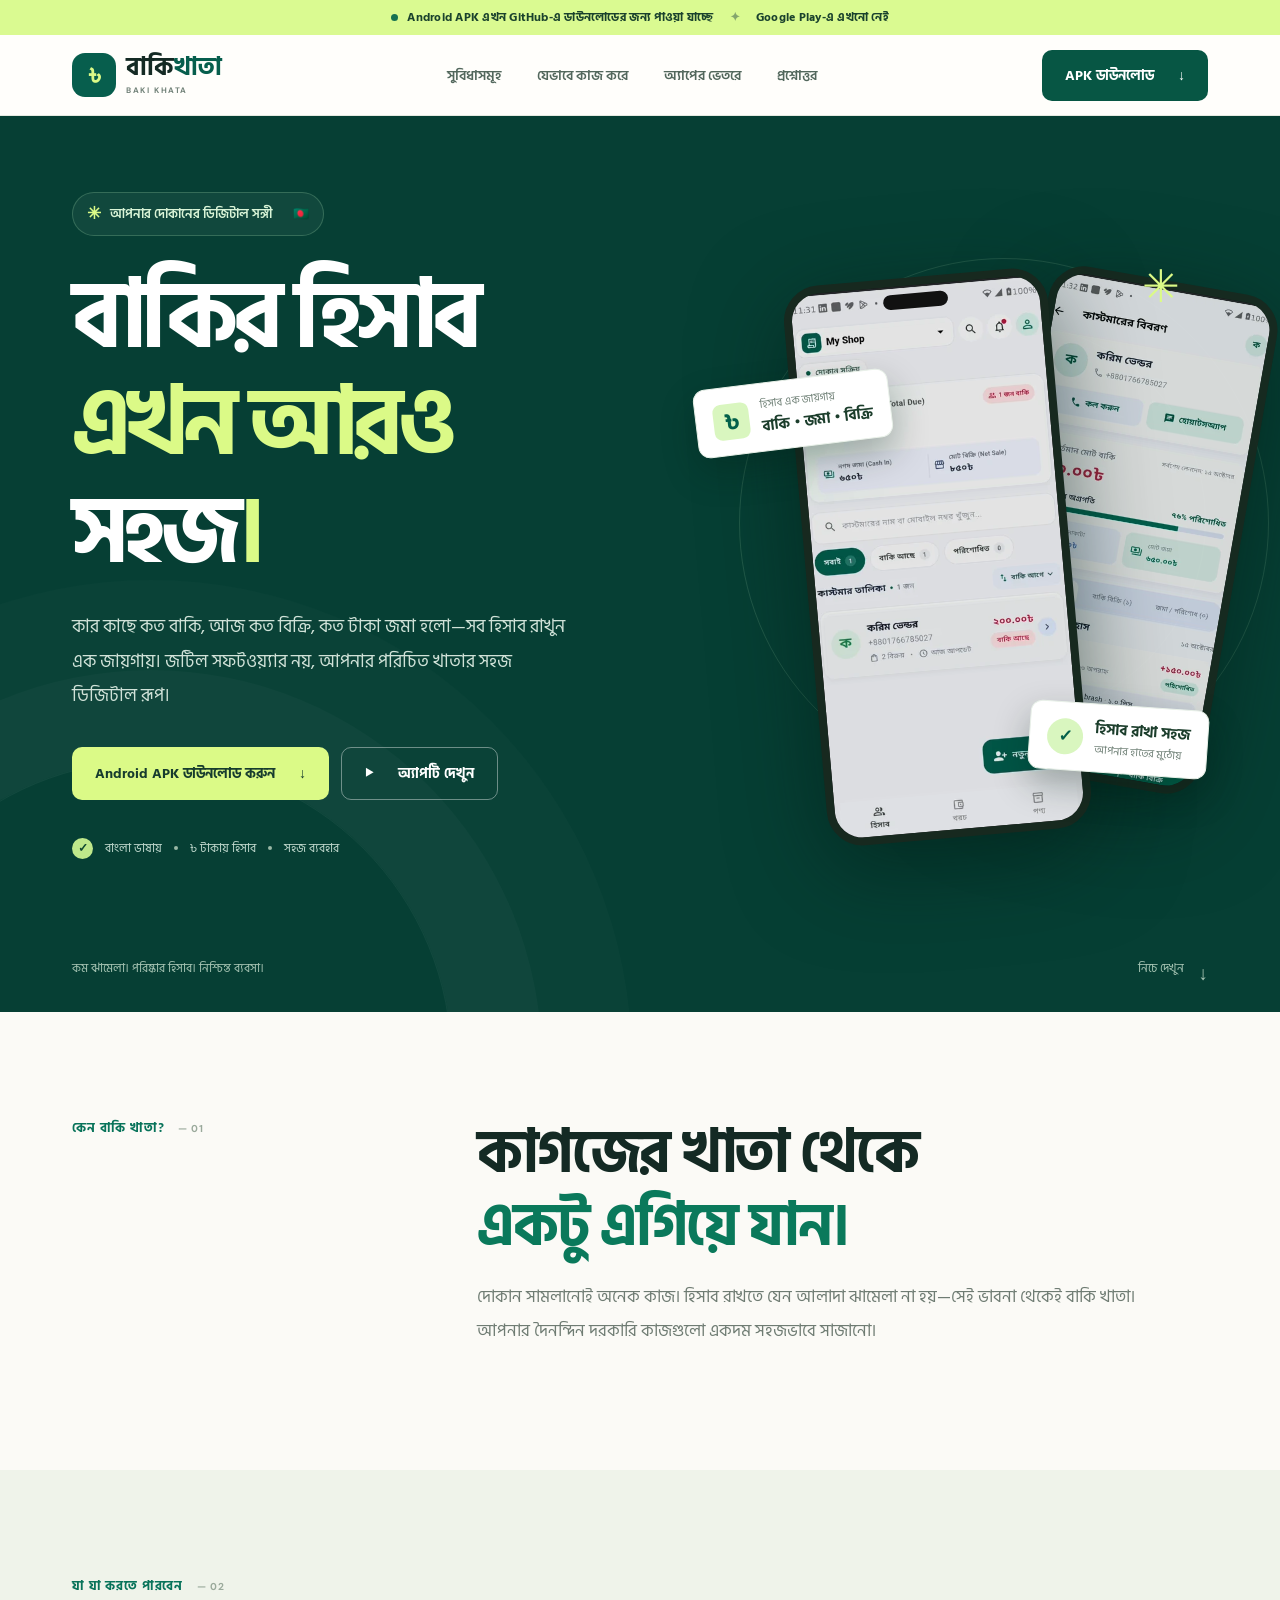
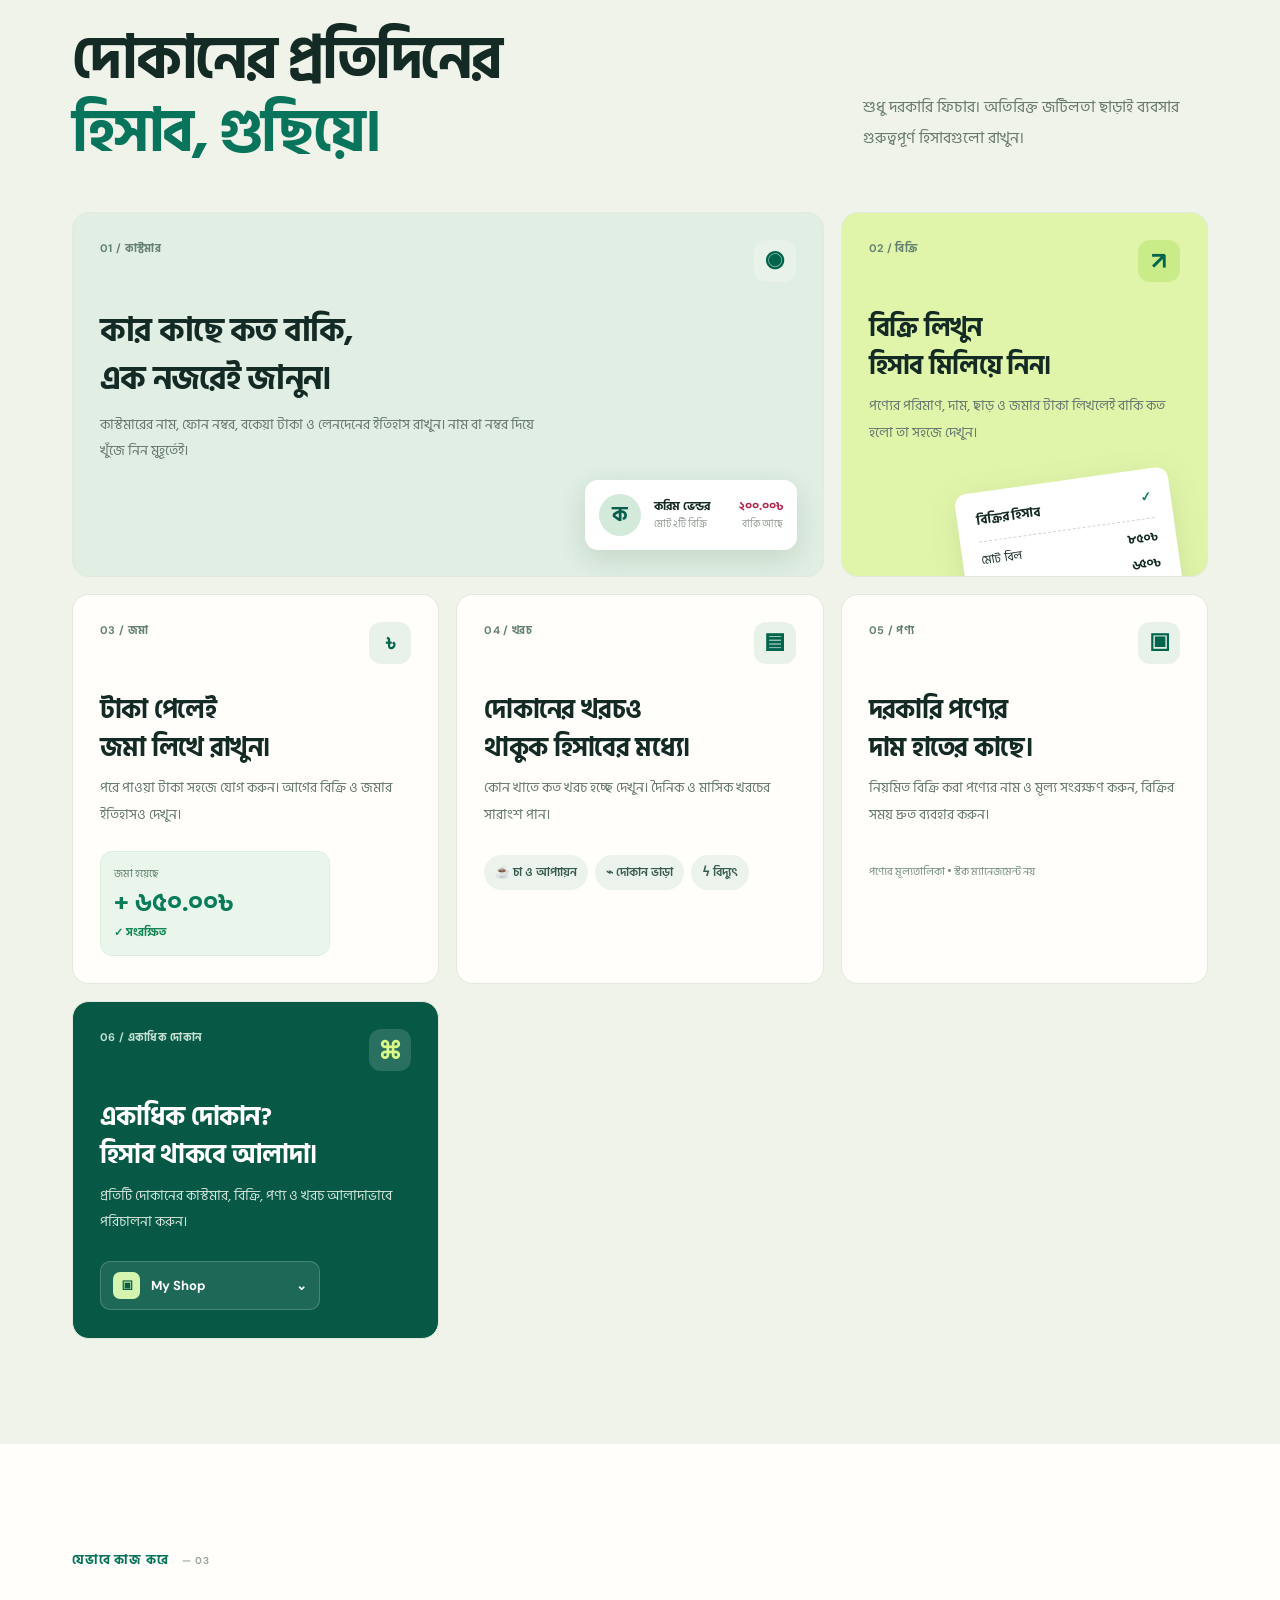
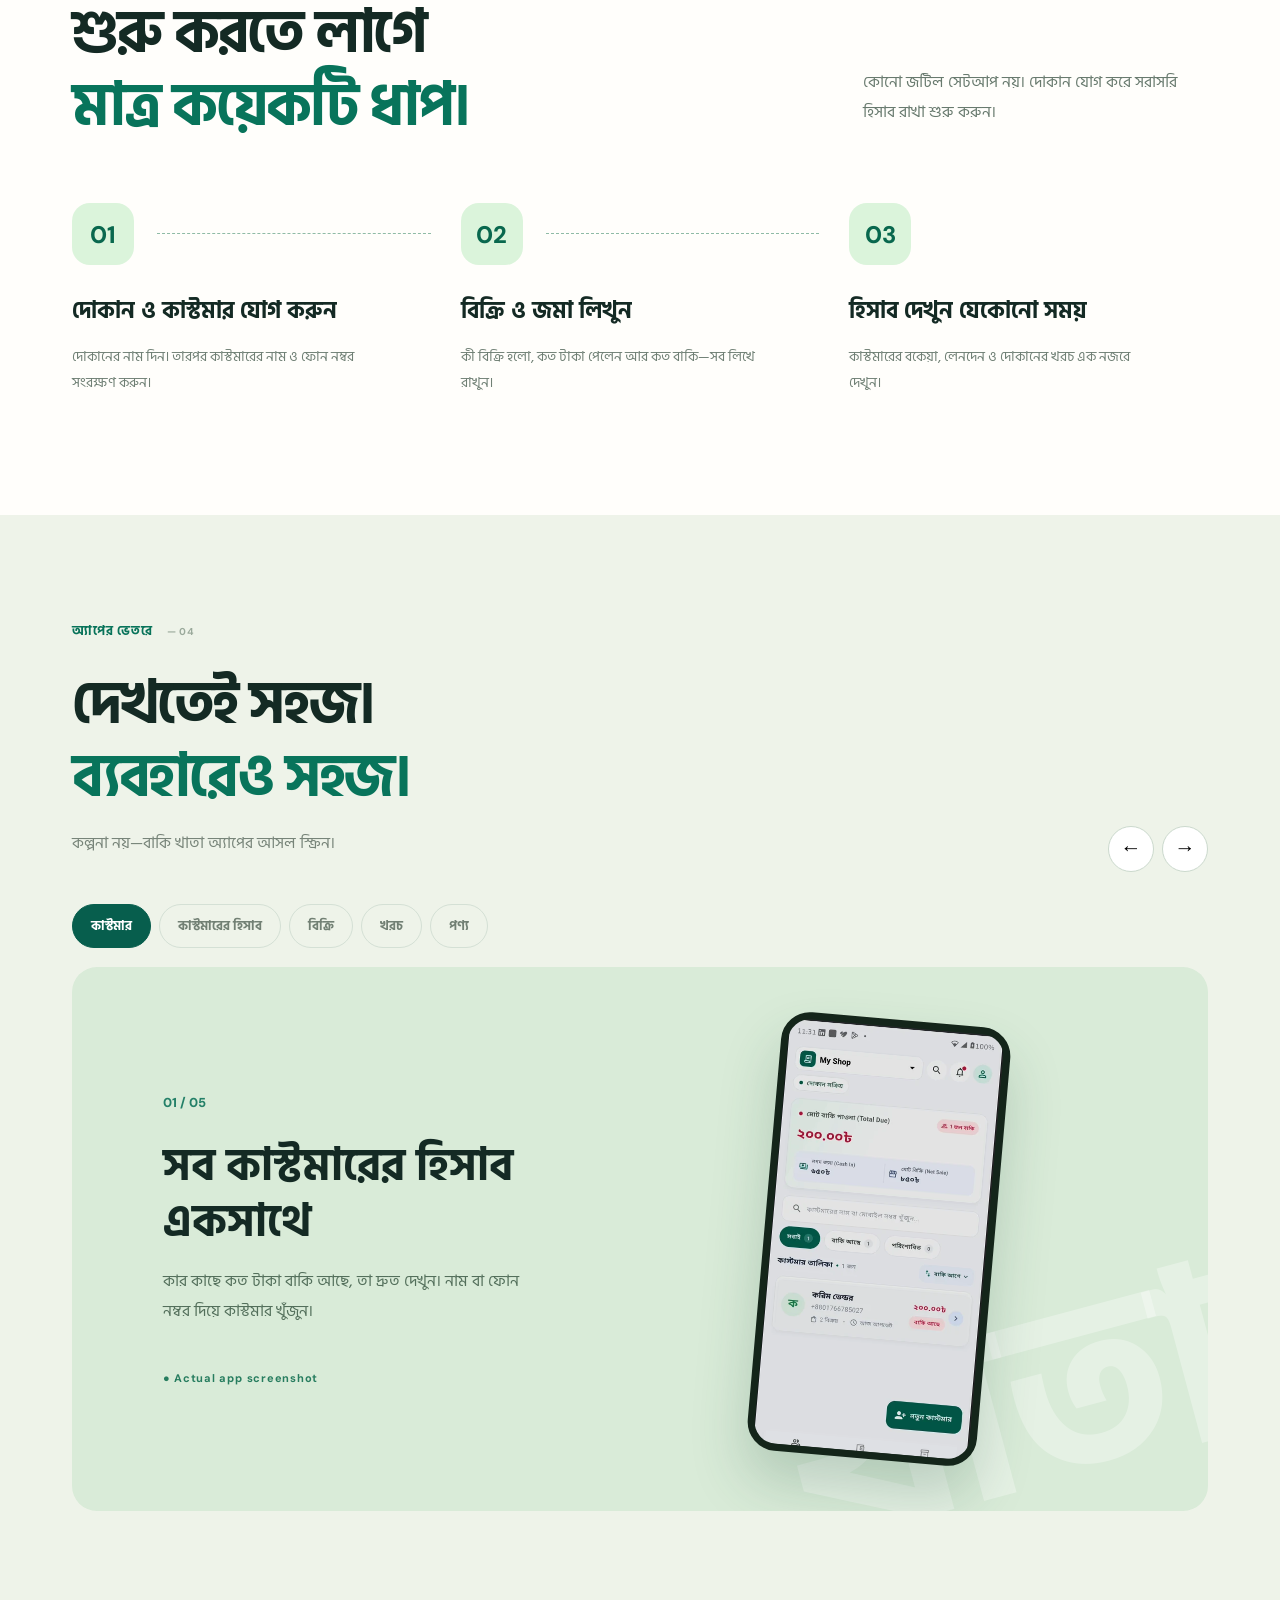
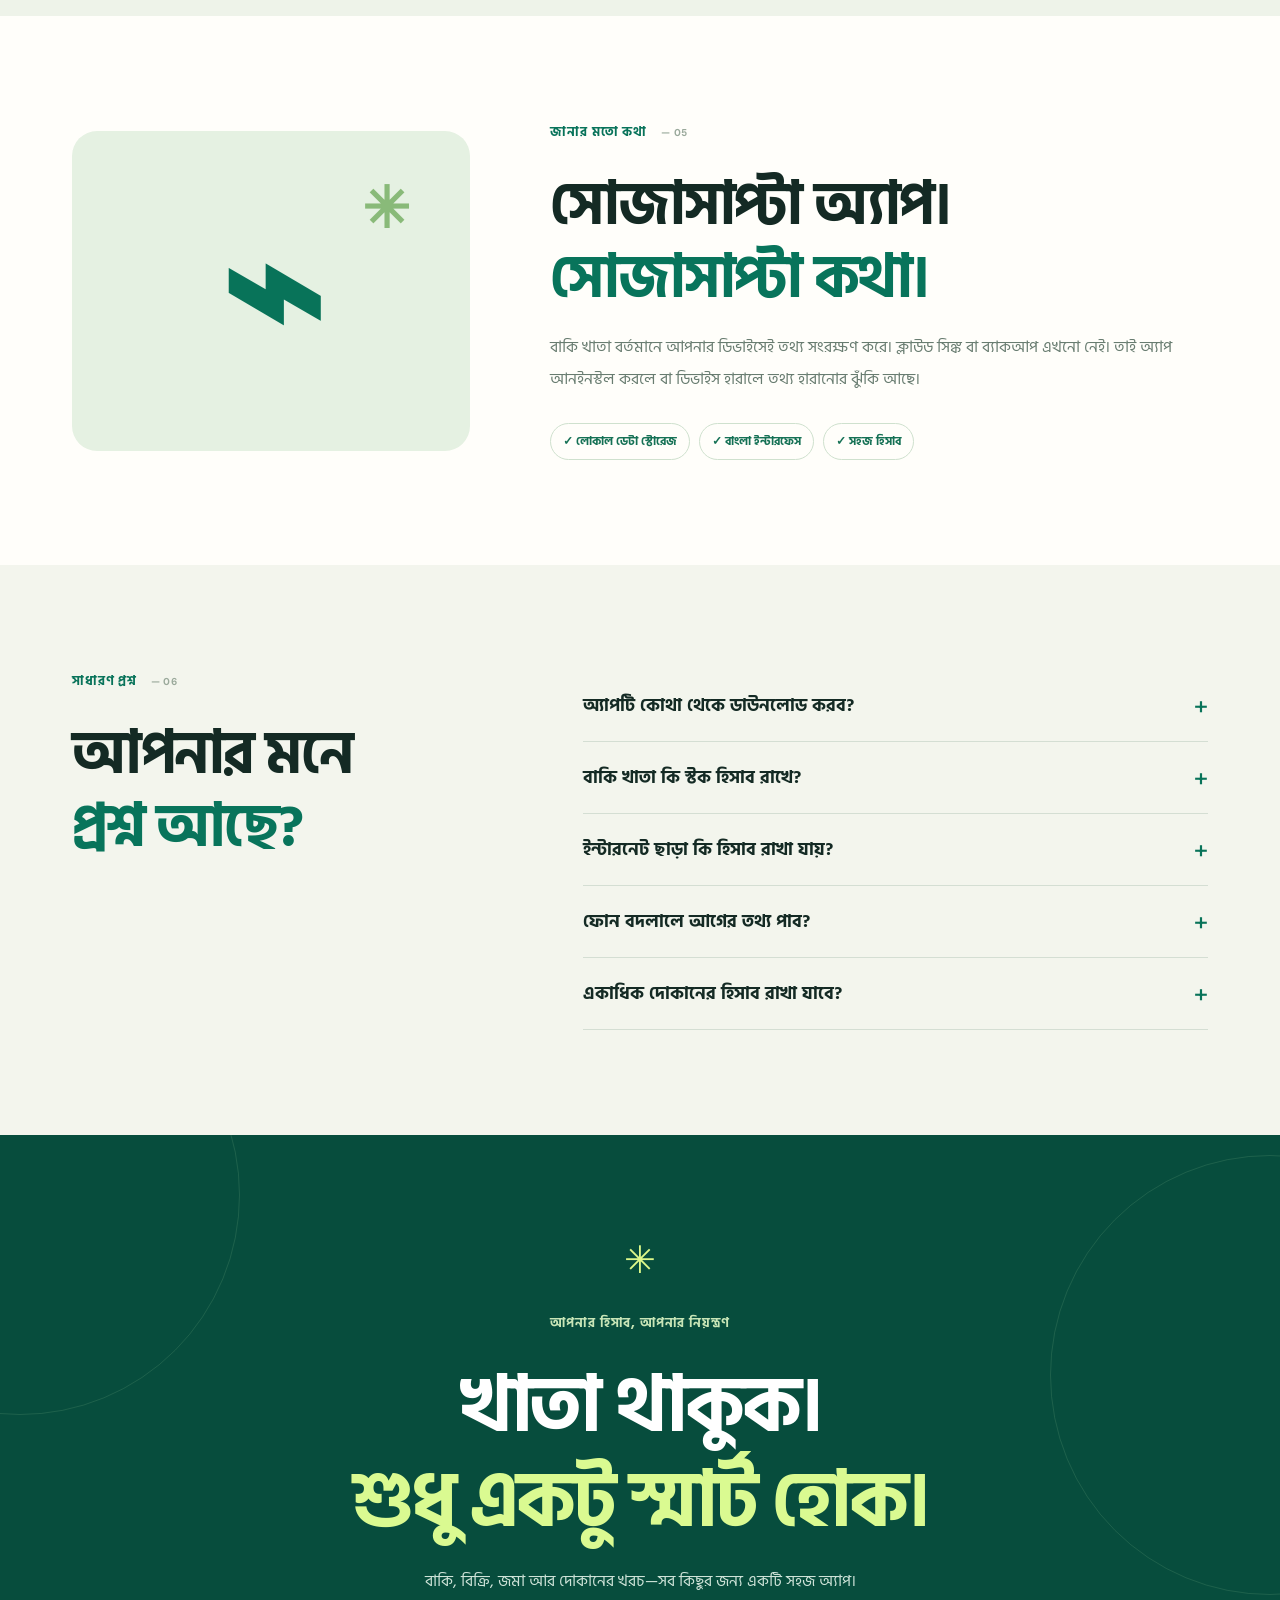
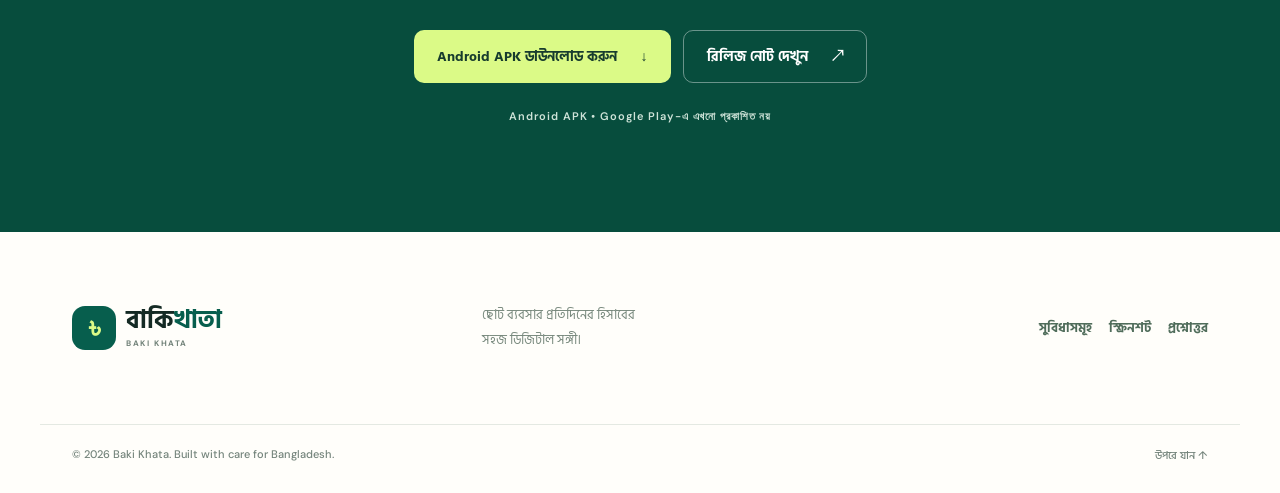
<file: baki-khata-landing/index.html>
<!doctype html>
<html lang="bn">
<head>
  <meta charset="UTF-8" />
  <meta name="viewport" content="width=device-width, initial-scale=1" />
  <meta name="theme-color" content="#075e4d" />
  <meta name="description" content="বাকি খাতা — ছোট ব্যবসার বাকি, বিক্রি, জমা ও খরচের সহজ ডিজিটাল হিসাব।" />
  <meta property="og:title" content="বাকি খাতা — হিসাব থাকুক হাতের মুঠোয়" />
  <meta property="og:description" content="আপনার দোকানের বাকি, বিক্রি ও খরচের সহজ ডিজিটাল খাতা।" />
  <title>বাকি খাতা — হিসাব থাকুক হাতের মুঠোয়</title>
  <link rel="preconnect" href="https://fonts.googleapis.com" />
  <link rel="preconnect" href="https://fonts.gstatic.com" crossorigin />
  <link href="https://fonts.googleapis.com/css2?family=DM+Sans:wght@400;500;600;700;800&family=Hind+Siliguri:wght@400;500;600;700&display=swap" rel="stylesheet" />
  <link rel="stylesheet" href="styles.css" />
</head>
<body>
  <div class="announcement"><span class="status-dot"></span> Android APK এখন GitHub-এ ডাউনলোডের জন্য পাওয়া যাচ্ছে <span class="announcement-arrow">✦</span> Google Play-এ এখনো নেই</div>
  <header class="site-header" id="top"><div class="container nav">
    <a class="brand" href="#top" aria-label="বাকি খাতা হোম"><span class="brand-symbol">৳</span><span>বাকি<span class="brand-accent">খাতা</span><small>BAKI KHATA</small></span></a>
    <nav class="desktop-nav" aria-label="প্রধান নেভিগেশন"><a href="#features">সুবিধাসমূহ</a><a href="#how-it-works">যেভাবে কাজ করে</a><a href="#screens">অ্যাপের ভেতরে</a><a href="#faq">প্রশ্নোত্তর</a></nav>
    <a class="btn btn-dark nav-cta" href="https://github.com/carbonanik/baki_khata/releases/latest/download/app-release.apk" target="_blank" rel="noopener noreferrer">APK ডাউনলোড <span aria-hidden="true">↓</span></a>
    <button class="mobile-menu-toggle" aria-label="মেনু খুলুন" aria-expanded="false">☰</button>
  </div><nav class="mobile-nav" id="mobile-nav"><a href="#features">সুবিধাসমূহ</a><a href="#how-it-works">যেভাবে কাজ করে</a><a href="#screens">অ্যাপের ভেতরে</a><a href="#faq">প্রশ্নোত্তর</a><a href="https://github.com/carbonanik/baki_khata/releases/latest/download/app-release.apk" target="_blank" rel="noopener noreferrer">APK ডাউনলোড করুন</a></nav></header>
  <main>
    <section class="hero"><div class="hero-grain"></div><div class="container hero-grid">
      <div class="hero-copy"><div class="eyebrow"><span class="eyebrow-star">✳</span> আপনার দোকানের ডিজিটাল সঙ্গী <span class="eyebrow-mini">🇧🇩</span></div>
        <h1>বাকির হিসাব<br /><span class="highlight-word">এখন আরও</span><br />সহজ<span class="period">।</span></h1>
        <p class="hero-description">কার কাছে কত বাকি, আজ কত বিক্রি, কত টাকা জমা হলো—সব হিসাব রাখুন এক জায়গায়। জটিল সফটওয়্যার নয়, আপনার পরিচিত খাতার সহজ ডিজিটাল রূপ।</p>
        <div class="hero-actions"><a class="btn btn-lime" href="https://github.com/carbonanik/baki_khata/releases/latest/download/app-release.apk" target="_blank" rel="noopener noreferrer">Android APK ডাউনলোড করুন <span>↓</span></a><a class="btn btn-outline" href="#screens"><span class="play-icon">▶</span> অ্যাপটি দেখুন</a></div>
        <div class="hero-trust"><span class="hero-trust-icon">✓</span><span>বাংলা ভাষায়</span><i></i><span>৳ টাকায় হিসাব</span><i></i><span>সহজ ব্যবহার</span></div>
      </div>
      <div class="hero-art" aria-label="বাকি খাতা অ্যাপের স্ক্রিনশট"><span class="halo halo-one"></span><span class="halo halo-two"></span><div class="phone phone-back"><img src="assets/account.webp" alt="কাস্টমার হিসাবের স্ক্রিন" /></div><div class="phone phone-front"><div class="phone-camera"></div><img src="assets/customers.webp" alt="বাকি খাতার কাস্টমার তালিকা এবং মোট বাকির হিসাব" /></div><div class="floating-pill float-one"><span class="float-icon">৳</span><span><small>হিসাব এক জায়গায়</small><strong>বাকি • জমা • বিক্রি</strong></span></div><div class="floating-pill float-two"><span class="check-icon">✓</span><span><strong>হিসাব রাখা সহজ</strong><small>আপনার হাতের মুঠোয়</small></span></div><div class="hero-doodle">✳</div></div>
    </div><div class="container hero-bottom"><span>কম ঝামেলা। পরিষ্কার হিসাব। নিশ্চিন্ত ব্যবসা।</span><span class="scroll-tip">নিচে দেখুন <span>↓</span></span></div></section>

    <section class="promise section-pad"><div class="container promise-grid"><div class="section-label">কেন বাকি খাতা? <span>— 01</span></div><div><h2>কাগজের খাতা থেকে<br /><span>একটু এগিয়ে যান।</span></h2><p>দোকান সামলানোই অনেক কাজ। হিসাব রাখতে যেন আলাদা ঝামেলা না হয়—সেই ভাবনা থেকেই বাকি খাতা। আপনার দৈনন্দিন দরকারি কাজগুলো একদম সহজভাবে সাজানো।</p></div></div></section>

    <section class="features section-pad" id="features"><div class="container"><div class="section-top"><div><div class="section-label">যা যা করতে পারবেন <span>— 02</span></div><h2>দোকানের প্রতিদিনের<br /><em>হিসাব, গুছিয়ে।</em></h2></div><p>শুধু দরকারি ফিচার। অতিরিক্ত জটিলতা ছাড়াই ব্যবসার গুরুত্বপূর্ণ হিসাবগুলো রাখুন।</p></div>
      <div class="feature-grid">
        <article class="feature-card feature-large"><div class="feature-top"><span class="feature-number">01 / কাস্টমার</span><span class="feature-icon">◉</span></div><h3>কার কাছে কত বাকি,<br />এক নজরেই জানুন।</h3><p>কাস্টমারের নাম, ফোন নম্বর, বকেয়া টাকা ও লেনদেনের ইতিহাস রাখুন। নাম বা নম্বর দিয়ে খুঁজে নিন মুহূর্তেই।</p><div class="mini-customer"><div class="mini-avatar">ক</div><div><strong>করিম ভেন্ডর</strong><small>মোট ২টি বিক্রি</small></div><div class="mini-due"><strong>২০০.০০৳</strong><small>বাকি আছে</small></div></div></article>
        <article class="feature-card feature-lime"><div class="feature-top"><span class="feature-number">02 / বিক্রি</span><span class="feature-icon">↗</span></div><h3>বিক্রি লিখুন<br />হিসাব মিলিয়ে নিন।</h3><p>পণ্যের পরিমাণ, দাম, ছাড় ও জমার টাকা লিখলেই বাকি কত হলো তা সহজে দেখুন।</p><div class="feature-deco receipt"><div class="receipt-head">বিক্রির হিসাব <span>✓</span></div><div class="receipt-row"><span>মোট বিল</span><b>৮৫০৳</b></div><div class="receipt-row"><span>জমা</span><b>৬৫০৳</b></div><div class="receipt-line"></div><div class="receipt-row receipt-bold"><span>বাকি</span><b>২০০৳</b></div></div></article>
        <article class="feature-card"><div class="feature-top"><span class="feature-number">03 / জমা</span><span class="feature-icon">৳</span></div><h3>টাকা পেলেই<br />জমা লিখে রাখুন।</h3><p>পরে পাওয়া টাকা সহজে যোগ করুন। আগের বিক্রি ও জমার ইতিহাসও দেখুন।</p><div class="visual-amount"><span>জমা হয়েছে</span><strong>+ ৬৫০.০০৳</strong><span class="visual-confirm">✓ সংরক্ষিত</span></div></article>
        <article class="feature-card"><div class="feature-top"><span class="feature-number">04 / খরচ</span><span class="feature-icon">▤</span></div><h3>দোকানের খরচও<br />থাকুক হিসাবের মধ্যে।</h3><p>কোন খাতে কত খরচ হচ্ছে দেখুন। দৈনিক ও মাসিক খরচের সারাংশ পান।</p><div class="expense-chips"><span>☕ চা ও আপ্যায়ন</span><span>⌁ দোকান ভাড়া</span><span>ϟ বিদ্যুৎ</span></div></article>
        <article class="feature-card"><div class="feature-top"><span class="feature-number">05 / পণ্য</span><span class="feature-icon">▣</span></div><h3>দরকারি পণ্যের<br />দাম হাতের কাছে।</h3><p>নিয়মিত বিক্রি করা পণ্যের নাম ও মূল্য সংরক্ষণ করুন, বিক্রির সময় দ্রুত ব্যবহার করুন।</p><span class="feature-footnote">পণ্যের মূল্যতালিকা • স্টক ম্যানেজমেন্ট নয়</span></article>
        <article class="feature-card feature-dark"><div class="feature-top"><span class="feature-number">06 / একাধিক দোকান</span><span class="feature-icon">⌘</span></div><h3>একাধিক দোকান?<br />হিসাব থাকবে আলাদা।</h3><p>প্রতিটি দোকানের কাস্টমার, বিক্রি, পণ্য ও খরচ আলাদাভাবে পরিচালনা করুন।</p><div class="shop-switch"><span class="shop-box">▣</span><span>My Shop</span><span>⌄</span></div></article>
      </div>
    </div></section>

    <section class="how section-pad" id="how-it-works"><div class="container"><div class="section-label">যেভাবে কাজ করে <span>— 03</span></div><div class="how-header"><h2>শুরু করতে লাগে<br /><em>মাত্র কয়েকটি ধাপ।</em></h2><p>কোনো জটিল সেটআপ নয়। দোকান যোগ করে সরাসরি হিসাব রাখা শুরু করুন।</p></div><div class="steps"><article><div class="step-num">01</div><div class="step-line"></div><h3>দোকান ও কাস্টমার যোগ করুন</h3><p>দোকানের নাম দিন। তারপর কাস্টমারের নাম ও ফোন নম্বর সংরক্ষণ করুন।</p></article><article><div class="step-num">02</div><div class="step-line"></div><h3>বিক্রি ও জমা লিখুন</h3><p>কী বিক্রি হলো, কত টাকা পেলেন আর কত বাকি—সব লিখে রাখুন।</p></article><article><div class="step-num">03</div><h3>হিসাব দেখুন যেকোনো সময়</h3><p>কাস্টমারের বকেয়া, লেনদেন ও দোকানের খরচ এক নজরে দেখুন।</p></article></div></div></section>

    <section class="showcase section-pad" id="screens"><div class="container"><div class="section-label">অ্যাপের ভেতরে <span>— 04</span></div><div class="showcase-heading"><div><h2>দেখতেই সহজ।<br /><em>ব্যবহারেও সহজ।</em></h2><p>কল্পনা নয়—বাকি খাতা অ্যাপের আসল স্ক্রিন।</p></div><div class="showcase-controls"><button class="gallery-arrow" id="prev-screen" aria-label="আগের স্ক্রিন">←</button><button class="gallery-arrow" id="next-screen" aria-label="পরের স্ক্রিন">→</button></div></div><div class="screen-tabs" role="tablist" aria-label="স্ক্রিন বাছাই"><button class="screen-tab active" data-screen="0" role="tab" aria-selected="true">কাস্টমার</button><button class="screen-tab" data-screen="1" role="tab" aria-selected="false">কাস্টমারের হিসাব</button><button class="screen-tab" data-screen="2" role="tab" aria-selected="false">বিক্রি</button><button class="screen-tab" data-screen="3" role="tab" aria-selected="false">খরচ</button><button class="screen-tab" data-screen="4" role="tab" aria-selected="false">পণ্য</button></div><div class="showcase-stage"><div class="showcase-text"><span id="screen-index">01 / 05</span><h3 id="screen-title">সব কাস্টমারের হিসাব একসাথে</h3><p id="screen-desc">কার কাছে কত টাকা বাকি আছে, তা দ্রুত দেখুন। নাম বা ফোন নম্বর দিয়ে কাস্টমার খুঁজুন।</p><span class="screen-notice">● Actual app screenshot</span></div><div class="showcase-phone"><img id="active-screen" src="assets/customers.webp" alt="বাকি খাতা কাস্টমার তালিকা" /></div><div class="showcase-watermark">খাতা</div></div></div></section>

    <section class="privacy section-pad"><div class="container privacy-grid"><div class="privacy-symbol">⌁<span>✳</span></div><div><div class="section-label">জানার মতো কথা <span>— 05</span></div><h2>সোজাসাপ্টা অ্যাপ।<br /><em>সোজাসাপ্টা কথা।</em></h2><p>বাকি খাতা বর্তমানে আপনার ডিভাইসেই তথ্য সংরক্ষণ করে। ক্লাউড সিঙ্ক বা ব্যাকআপ এখনো নেই। তাই অ্যাপ আনইনস্টল করলে বা ডিভাইস হারালে তথ্য হারানোর ঝুঁকি আছে।</p><div class="truth-pills"><span>✓ লোকাল ডেটা স্টোরেজ</span><span>✓ বাংলা ইন্টারফেস</span><span>✓ সহজ হিসাব</span></div></div></div></section>

    <section class="faq section-pad" id="faq"><div class="container faq-grid"><div><div class="section-label">সাধারণ প্রশ্ন <span>— 06</span></div><h2>আপনার মনে<br /><em>প্রশ্ন আছে?</em></h2></div><div class="faq-list"><details><summary>অ্যাপটি কোথা থেকে ডাউনলোড করব?<span>+</span></summary><p>Android APK GitHub Releases থেকে ডাউনলোড করুন। বাকি খাতা এখনো Google Play Store-এ প্রকাশিত হয়নি।</p></details><details><summary>বাকি খাতা কি স্টক হিসাব রাখে?<span>+</span></summary><p>না। পণ্যের নাম ও বিক্রয়মূল্য রাখা যায়, কিন্তু স্টকের পরিমাণ বা ইনভেন্টরি ট্র্যাক করা হয় না।</p></details><details><summary>ইন্টারনেট ছাড়া কি হিসাব রাখা যায়?<span>+</span></summary><p>অ্যাপের হিসাব ডিভাইসে স্থানীয়ভাবে সংরক্ষিত হয়। কল বা WhatsApp-এ যোগাযোগের মতো বাইরের সেবার জন্য প্রয়োজন অনুযায়ী সংযোগ লাগতে পারে।</p></details><details><summary>ফোন বদলালে আগের তথ্য পাব?<span>+</span></summary><p>এখনো ক্লাউড সিঙ্ক বা ব্যাকআপ নেই। নতুন ফোনে আগের তথ্য স্বয়ংক্রিয়ভাবে আসবে না।</p></details><details><summary>একাধিক দোকানের হিসাব রাখা যাবে?<span>+</span></summary><p>হ্যাঁ। প্রতিটি দোকানের কাস্টমার, বিক্রি, পণ্য ও খরচ আলাদা রাখা যায়।</p></details></div></div></section>

    <section class="final-cta" id="get-started"><div class="container final-inner"><div class="cta-star">✳</div><div class="section-label">আপনার হিসাব, আপনার নিয়ন্ত্রণ</div><h2>খাতা থাকুক।<br /><span>শুধু একটু স্মার্ট হোক।</span></h2><p>বাকি, বিক্রি, জমা আর দোকানের খরচ—সব কিছুর জন্য একটি সহজ অ্যাপ।</p><div class="cta-actions"><a class="btn btn-lime" href="https://github.com/carbonanik/baki_khata/releases/latest/download/app-release.apk" target="_blank" rel="noopener noreferrer">Android APK ডাউনলোড করুন <span>↓</span></a><a class="btn btn-outline" href="https://github.com/carbonanik/baki_khata/releases/latest" target="_blank" rel="noopener noreferrer">রিলিজ নোট দেখুন <span>↗</span></a></div><p class="cta-note">Android APK • Google Play-এ এখনো প্রকাশিত নয়</p><div class="cta-orbit orbit-a"></div><div class="cta-orbit orbit-b"></div></div></section>
  </main>
  <footer><div class="container footer-grid"><a class="brand footer-brand" href="#top"><span class="brand-symbol">৳</span><span>বাকি<span class="brand-accent">খাতা</span><small>BAKI KHATA</small></span></a><p>ছোট ব্যবসার প্রতিদিনের হিসাবের<br />সহজ ডিজিটাল সঙ্গী।</p><div class="footer-links"><a href="#features">সুবিধাসমূহ</a><a href="#screens">স্ক্রিনশট</a><a href="#faq">প্রশ্নোত্তর</a></div></div><div class="container footer-bottom"><span>© <span id="year">2026</span> Baki Khata. Built with care for Bangladesh.</span><a href="#top">উপরে যান ↑</a></div></footer>
  <script src="script.js"></script>
</body>
</html>
</file>
<file: baki-khata-landing/styles.css>
:root{--dark:#063f34;--deep:#04392f;--green:#075e4d;--lime:#dbfa87;--cream:#f9f8f2;--paper:#fffefa;--ink:#142a24;--muted:#667870;--border:#e4e9e0}*{box-sizing:border-box}html{scroll-behavior:smooth}body{margin:0;background:var(--cream);color:var(--ink);font-family:'Hind Siliguri',sans-serif;font-size:16px}a{text-decoration:none;color:inherit}button{font:inherit;cursor:pointer}img{display:block;max-width:100%}.container{max-width:1200px;margin:0 auto;padding:0 32px}.announcement{background:#dafa91;text-align:center;padding:8px 16px;font-size:12px;font-weight:700;letter-spacing:.02em;color:#1a422d}.status-dot{display:inline-block;width:7px;height:7px;background:#157251;border-radius:100%;margin-right:6px}.announcement-arrow{padding:0 13px;color:#84a56d}.site-header{position:relative;z-index:10;background:#fffefb;border-bottom:1px solid #e5eae1}.nav{height:80px;display:flex;align-items:center;justify-content:space-between;gap:20px}.brand{display:flex;align-items:center;gap:10px;font-size:25px;font-weight:700;line-height:.92;white-space:nowrap}.brand-symbol{width:44px;height:44px;display:grid;place-items:center;border-radius:13px;background:var(--green);color:var(--lime);font-family:'DM Sans',sans-serif;font-weight:800;font-size:30px}.brand-accent{color:var(--green)}.brand small{display:block;letter-spacing:.2em;font-family:'DM Sans',sans-serif;font-size:8px;font-weight:800;margin-top:8px;color:#74847b}.desktop-nav{display:flex;align-items:center;gap:36px;font-size:14px;font-weight:600;color:#52675c}.desktop-nav a:hover,.footer-links a:hover{color:#01946c}.btn{display:inline-flex;align-items:center;justify-content:center;gap:24px;min-height:51px;padding:14px 23px;font-size:14px;font-weight:700;border-radius:10px;transition:transform .2s,background .2s}.btn:hover{transform:translateY(-3px)}.btn-dark{background:#075644;color:white}.btn-lime{background:var(--lime);color:#173c2e}.btn-outline{border:1px solid rgba(255,255,255,.4);color:#fff}.mobile-menu-toggle,.mobile-nav{display:none}.hero{background:var(--dark);position:relative;overflow:hidden;color:white}.hero:before{content:'';position:absolute;left:-150px;bottom:-350px;width:600px;height:600px;border:1px solid #ffffff0d;border-radius:50%;box-shadow:0 0 0 90px #ffffff06,0 0 0 180px #ffffff04}.hero-grid{min-height:710px;display:grid;grid-template-columns:1fr 1fr;align-items:center;gap:32px;position:relative}.hero-copy{position:relative;z-index:2;padding:76px 0 100px}.eyebrow{display:inline-flex;align-items:center;gap:9px;border:1px solid #639b7b70;padding:7px 14px;border-radius:40px;background:#ffffff0c;color:#d9f4d7;font-size:13px;font-weight:600}.eyebrow-star{color:var(--lime);font-size:17px}.eyebrow-mini{margin-left:12px}.hero h1{font-size:clamp(60px,7.3vw,112px);letter-spacing:-.065em;line-height:1.15;font-weight:700;margin:29px 0 23px}.highlight-word{color:var(--lime)}.period{color:var(--lime)}.hero-description{max-width:505px;font-size:18px;line-height:1.9;color:#d0e2d8}.hero-actions,.cta-actions{display:flex;flex-wrap:wrap;gap:12px;margin-top:34px}.play-icon{font-family:sans-serif;font-size:10px}.hero-trust{display:flex;align-items:center;flex-wrap:wrap;gap:12px;margin-top:38px;color:#c2dacf;font-size:12px}.hero-trust-icon{display:grid;place-items:center;border-radius:50%;width:21px;height:21px;background:#bfe88b;color:#0e4631;font-weight:900}.hero-trust i{height:4px;width:4px;background:#99b8a5;border-radius:50%}.hero-art{height:650px;position:relative;min-width:0}.halo{position:absolute;border:1px solid #5c947550;border-radius:50%;left:15%;top:7%;width:530px;height:530px}.halo-two{width:395px;height:395px;left:28%;top:17%;border-color:#b5e89c30}.phone{position:absolute;background:#111;border:8px solid #17291f;border-radius:36px;overflow:hidden;box-shadow:0 24px 90px #001c1690}.phone img{width:100%;height:100%;object-fit:cover;object-position:top}.phone-front{width:265px;height:562px;left:27%;top:64px;transform:rotate(-5deg);z-index:2}.phone-back{width:232px;height:506px;left:64%;top:65px;transform:rotate(10deg);opacity:.94}.phone-camera{position:absolute;left:50%;transform:translateX(-50%);top:8px;border-radius:20px;background:#111;width:65px;height:15px;z-index:3}.floating-pill{position:absolute;background:#fff;border:1px solid #e9f1e9;color:#1c3e2c;border-radius:12px;padding:12px 17px;display:flex;gap:12px;align-items:center;box-shadow:0 15px 35px #031e164a;z-index:4;transform:rotate(4deg)}.floating-pill strong,.floating-pill small{display:block}.floating-pill strong{font-size:15px}.floating-pill small{font-size:11px;color:#708177}.float-one{top:167px;left:7%;transform:rotate(-7deg)}.float-two{bottom:88px;right:0}.float-icon,.check-icon{background:#d9f6bf;border-radius:8px;width:36px;height:36px;display:grid;place-items:center;font-weight:800;color:#02604a;font-size:23px}.check-icon{border-radius:50%;font-size:17px}.hero-doodle{position:absolute;right:5%;top:40px;font-size:45px;color:var(--lime)}.hero-bottom{position:relative;padding-bottom:22px;display:flex;justify-content:space-between;color:#a7c5b4;font-size:12px}.scroll-tip{display:flex;gap:15px}.scroll-tip span{font-size:19px}.section-pad{padding:105px 0}.section-label{font-family:'Hind Siliguri',sans-serif;text-transform:uppercase;letter-spacing:.065em;color:#08735a;font-weight:700;font-size:13px;margin-bottom:26px}.section-label span{font-family:'DM Sans',sans-serif;font-size:10px;color:#9aa99b;margin-left:10px}h2{font-size:clamp(37px,4.6vw,65px);line-height:1.24;letter-spacing:-.04em;margin:0;font-weight:700}h2 em{font-style:normal;color:#08745b}.promise{background:#fbfaf6}.promise-grid{display:grid;grid-template-columns:1fr 2fr;gap:40px}.promise-grid h2 span{color:#0a795b}.promise-grid p{color:#6f7c73;line-height:2;font-size:17px;max-width:690px}.features{background:#eff3ea}.section-top{display:flex;align-items:end;justify-content:space-between;gap:40px;margin-bottom:43px}.section-top>p,.how-header>p{max-width:345px;color:#687a6e;line-height:1.9}.feature-grid{display:grid;grid-template-columns:repeat(3,1fr);gap:17px}.feature-card{position:relative;min-height:338px;overflow:hidden;background:#fffefa;border:1px solid #e3e9dd;padding:27px;border-radius:17px}.feature-top{display:flex;justify-content:space-between;align-items:start}.feature-number{font:700 11px 'DM Sans','Hind Siliguri',sans-serif;letter-spacing:.03em;color:#648174}.feature-icon{display:grid;place-items:center;font:bold 24px 'DM Sans',sans-serif;width:42px;height:42px;background:#e9f2e9;border-radius:12px;color:#00654d}.feature-card h3{font-size:26px;line-height:1.45;margin:28px 0 8px;letter-spacing:-.025em}.feature-card p{max-width:350px;color:#66796f;font-size:14px;line-height:1.9;margin:0}.feature-large{grid-column:span 2;background:#e0eee3;min-height:365px}.feature-large h3{font-size:33px;margin-top:26px}.feature-large p{max-width:435px}.mini-customer{position:absolute;right:26px;bottom:26px;background:white;padding:14px;display:flex;align-items:center;gap:13px;border-radius:13px;box-shadow:0 9px 28px #1a4e3524}.mini-avatar{width:42px;height:42px;border-radius:50%;background:#d3e9da;color:var(--green);display:grid;place-items:center;font-size:20px;font-weight:700}.mini-customer strong,.mini-customer small{display:block}.mini-customer strong{font-size:12px}.mini-customer small{font-size:10px;color:#929d94}.mini-due{text-align:right;margin-left:16px}.mini-due strong{color:#ae284b;font-family:'Hind Siliguri',sans-serif}.feature-lime{background:#e1f5aa}.feature-lime .feature-icon{background:#c9ec89}.feature-lime p{max-width:300px}.receipt{position:absolute;right:28px;bottom:-70px;background:#fff;border-radius:12px;padding:17px 19px;width:215px;transform:rotate(-8deg);box-shadow:0 8px 30px #51734425}.receipt-head{font-weight:700;border-bottom:1px dashed #cfd9ce;padding-bottom:10px;margin-bottom:9px;font-size:13px;display:flex;justify-content:space-between}.receipt-head span{color:#0a8462}.receipt-row{display:flex;justify-content:space-between;font-size:12px;margin:7px 0}.receipt-line{border-bottom:1px dashed #cfd9ce;margin:9px 0}.receipt-bold{font-weight:700;color:#af2544}.visual-amount{margin-top:23px;background:#eaf6ec;border:1px solid #daf0dc;padding:13px;border-radius:12px;max-width:230px}.visual-amount span{display:block;font-size:11px;color:#60826f}.visual-amount strong{display:block;color:#087b59;font-size:25px}.visual-confirm{color:#138658!important;font-weight:700}.expense-chips{display:flex;gap:7px;flex-wrap:wrap;margin-top:27px}.expense-chips span{background:#ecf3ed;border-radius:100px;padding:8px 11px;font-size:12px;font-weight:600;color:#375c4d}.feature-footnote{display:inline-block;margin-top:35px;color:#738d7b;font-size:11px}.feature-dark{background:#075946;color:white}.feature-dark .feature-number{color:#c5e0d2}.feature-dark .feature-icon{color:var(--lime);background:#ffffff24}.feature-dark p{color:#d0e3d8}.shop-switch{display:flex;align-items:center;gap:11px;margin-top:25px;background:#ffffff18;border:1px solid #ffffff31;border-radius:10px;padding:10px 12px;max-width:220px;font-family:'DM Sans',sans-serif;font-weight:700;font-size:13px}.shop-switch span:last-child{margin-left:auto}.shop-box{display:grid;place-items:center;background:#d4f4af;color:#085d47;border-radius:7px;width:27px;height:27px}.how{background:#fffefb}.how-header{display:flex;justify-content:space-between;align-items:end;gap:30px}.steps{margin-top:60px;display:grid;grid-template-columns:repeat(3,1fr);gap:30px}.steps article{position:relative;padding-right:26px}.step-num{width:62px;height:62px;background:#dbf4db;border-radius:18px;display:grid;place-items:center;color:#09684e;font:800 24px 'DM Sans',sans-serif}.step-line{position:absolute;left:85px;top:30px;right:0;border-top:1px dashed #8fbba6}.steps h3{font-size:23px;margin:27px 0 8px}.steps p{line-height:1.85;color:#708075;font-size:14px;max-width:300px}.showcase{background:#eef3e9}.showcase-heading{display:flex;justify-content:space-between;align-items:end;gap:25px}.showcase-heading p{color:#778479}.showcase-controls{display:flex;gap:8px}.gallery-arrow{width:46px;height:46px;border:1px solid #cbd9cd;border-radius:50%;background:white;font-size:21px}.gallery-arrow:hover{background:#dbf4cf}.screen-tabs{display:flex;gap:8px;overflow:auto;padding:32px 0 19px;scrollbar-width:thin}.screen-tab{border:1px solid #d4e0d5;background:transparent;padding:10px 18px;border-radius:25px;font-size:13px;font-weight:700;white-space:nowrap;color:#728074}.screen-tab.active{background:#075e4d;color:white;border-color:#075e4d}.showcase-stage{position:relative;overflow:hidden;display:grid;grid-template-columns:1fr 1fr;min-height:490px;align-items:center;border-radius:25px;background:#d9ebd8;padding:52px 8%}.showcase-text{position:relative;z-index:2;max-width:380px}.showcase-text>span:first-child{font:800 13px 'DM Sans',sans-serif;color:#248068}.showcase-text h3{font-size:clamp(30px,3.5vw,47px);line-height:1.25;margin:23px 0 15px}.showcase-text p{line-height:1.9;color:#536f5b}.screen-notice{display:inline-block;margin-top:28px;color:#277d5f;font:700 11px 'DM Sans',sans-serif;letter-spacing:.07em}.showcase-phone{z-index:2;width:230px;height:440px;justify-self:center;background:#14251a;border:7px solid #14251a;border-radius:29px;overflow:hidden;transform:rotate(5deg);box-shadow:0 30px 55px #25543f37}.showcase-phone img{height:100%;width:100%;object-fit:cover;object-position:top;transition:opacity .15s}.showcase-watermark{position:absolute;right:-30px;bottom:-100px;color:#ffffff50;font-size:240px;font-weight:700;transform:rotate(-15deg)}.privacy{background:#fffefa}.privacy-grid{display:grid;grid-template-columns:1fr 1.65fr;align-items:center;gap:80px}.privacy-symbol{height:320px;background:#e5f1e2;border-radius:25px;display:grid;place-items:center;color:#087359;font:800 175px 'DM Sans',sans-serif;position:relative}.privacy-symbol span{position:absolute;font-size:57px;top:40px;right:60px;color:#89ba79}.privacy-grid p{color:#687c70;line-height:2;max-width:650px;font-size:16px}.truth-pills{display:flex;gap:9px;flex-wrap:wrap;margin-top:28px}.truth-pills span{border:1px solid #cfe1ce;padding:8px 12px;border-radius:25px;font-size:12px;font-weight:700;color:#157155}.faq{background:#f3f5ed}.faq-grid{display:grid;grid-template-columns:1fr 1.4fr;gap:65px}.faq-list details{border-bottom:1px solid #d4ded3;padding:19px 0}.faq-list summary{list-style:none;cursor:pointer;display:flex;justify-content:space-between;gap:20px;align-items:center;font-size:18px;font-weight:700}.faq-list summary::-webkit-details-marker{display:none}.faq-list summary span{font:500 25px 'DM Sans',sans-serif;color:#087359;transition:transform .2s}.faq-list details[open] summary span{transform:rotate(45deg)}.faq-list p{color:#708174;font-size:14px;line-height:1.9;max-width:500px}.final-cta{background:#074d3d;color:white;overflow:hidden}.final-inner{position:relative;padding-top:96px;padding-bottom:95px;text-align:center}.final-cta .section-label{color:#c8e5b7}.final-cta h2{font-size:clamp(46px,6vw,83px);position:relative;z-index:1}.final-cta h2 span{color:#dafa91}.final-cta p{color:#cee3d8;line-height:1.8}.cta-star{font-size:38px;color:#dcf88a;margin-bottom:20px}.cta-actions{justify-content:center;position:relative;z-index:2}.cta-note{font:600 11px 'DM Sans',sans-serif;letter-spacing:.08em;margin-top:24px}.cta-orbit{border:1px solid #9ac89b28;position:absolute;width:440px;height:440px;border-radius:50%;top:-160px;left:-240px}.orbit-b{left:auto;right:-250px;top:20px}footer{background:#fffefa}.footer-grid{display:grid;grid-template-columns:1.2fr 1.2fr 1fr;gap:30px;align-items:center;padding-top:58px;padding-bottom:58px}.footer-grid p{font-size:13px;line-height:1.9;color:#77887c}.footer-links{display:flex;gap:17px;justify-content:end;font-size:13px;font-weight:700;color:#506d5b}.footer-bottom{display:flex;justify-content:space-between;border-top:1px solid #e4e9e2;padding-top:22px;padding-bottom:28px;color:#74847b;font:500 11px 'DM Sans','Hind Siliguri',sans-serif}
@media(max-width:1000px){.desktop-nav{gap:16px}.hero h1{font-size:75px}.phone-front{left:12%}.phone-back{left:50%}.float-one{left:-5%}.feature-grid{grid-template-columns:repeat(2,1fr)}.feature-large{grid-column:span 1}.mini-customer{position:relative;right:auto;bottom:auto;margin-top:18px;width:max-content;max-width:100%}.feature-lime{min-height:365px}.receipt{bottom:-88px}.privacy-grid{gap:40px}}
@media(max-width:700px){.container{padding:0 22px}.announcement{font-size:10px}.nav{height:68px}.desktop-nav,.nav-cta{display:none}.mobile-menu-toggle{display:block;border:0;background:none;font-size:26px;color:#075e4d}.mobile-nav.open{display:flex;flex-direction:column;gap:0;padding:7px 22px 20px;background:#fffefa;border-top:1px solid #e4e9de}.mobile-nav a{padding:12px 0;border-bottom:1px solid #eef0eb}.brand{font-size:22px}.brand-symbol{width:38px;height:38px}.hero-grid{grid-template-columns:1fr;gap:0;min-height:0}.hero-copy{padding:65px 0 10px}.hero h1{font-size:clamp(56px,13vw,85px);margin:25px 0}.hero-description{font-size:15px}.hero-actions{gap:9px}.hero-art{height:485px;margin-left:-10px}.phone-front{width:195px;height:416px;left:19%;top:36px;border-width:6px;border-radius:28px}.phone-back{width:177px;height:383px;left:51%;top:36px;border-width:6px;border-radius:28px}.halo{width:350px;height:350px;left:0}.halo-two{width:250px;height:250px;left:15%}.float-one{top:90px;left:-2%}.float-two{bottom:34px;right:0}.floating-pill{padding:8px;font-size:11px;gap:8px}.floating-pill strong{font-size:11px}.floating-pill small{font-size:9px}.float-icon,.check-icon{width:29px;height:29px;font-size:17px}.hero-bottom{padding:3px 22px 18px;font-size:10px}.section-pad{padding:72px 0}.promise-grid,.privacy-grid,.faq-grid{grid-template-columns:1fr;gap:20px}.section-top,.how-header{display:block}.section-top>p,.how-header>p{margin-top:17px}.feature-grid{grid-template-columns:1fr;gap:12px}.feature-card,.feature-large{grid-column:span 1;min-height:300px}.feature-large{min-height:350px}.feature-large h3{font-size:29px}.feature-lime{min-height:350px}.steps{grid-template-columns:1fr;gap:28px;margin-top:40px}.steps article{padding-left:86px;min-height:70px}.step-num{position:absolute;left:0;top:0}.step-line{left:30px;top:75px;bottom:-25px;height:auto;width:0;border-top:0;border-left:1px dashed #8fbba6}.steps h3{margin:0}.steps p{margin:6px 0}.showcase-heading{align-items:end}.showcase-heading h2{font-size:36px}.showcase-stage{grid-template-columns:1fr;gap:26px;padding:35px 22px;min-height:0}.showcase-text h3{font-size:31px;margin:10px 0}.showcase-phone{width:195px;height:380px}.screen-notice{margin-top:5px}.privacy-symbol{height:190px;font-size:100px}.privacy-symbol span{font-size:38px}.faq-grid{gap:25px}.faq-list summary{font-size:15px}.final-inner{padding-top:74px;padding-bottom:74px}.footer-grid{grid-template-columns:1fr;gap:15px;padding-top:40px;padding-bottom:34px}.footer-links{justify-content:start}.footer-bottom{gap:15px;flex-wrap:wrap}.hero-doodle{right:0;top:5px}}
@media(max-width:375px){.hero-art{height:440px}.phone-front{left:11%;width:181px;height:384px}.phone-back{left:47%;width:161px;height:350px}.float-one{left:-4%}.hero-actions .btn{padding:12px 13px;gap:7px;font-size:12px}}
@media(prefers-reduced-motion:reduce){html{scroll-behavior:auto}*,*:before,*:after{transition:none!important;animation:none!important}}
</file>
